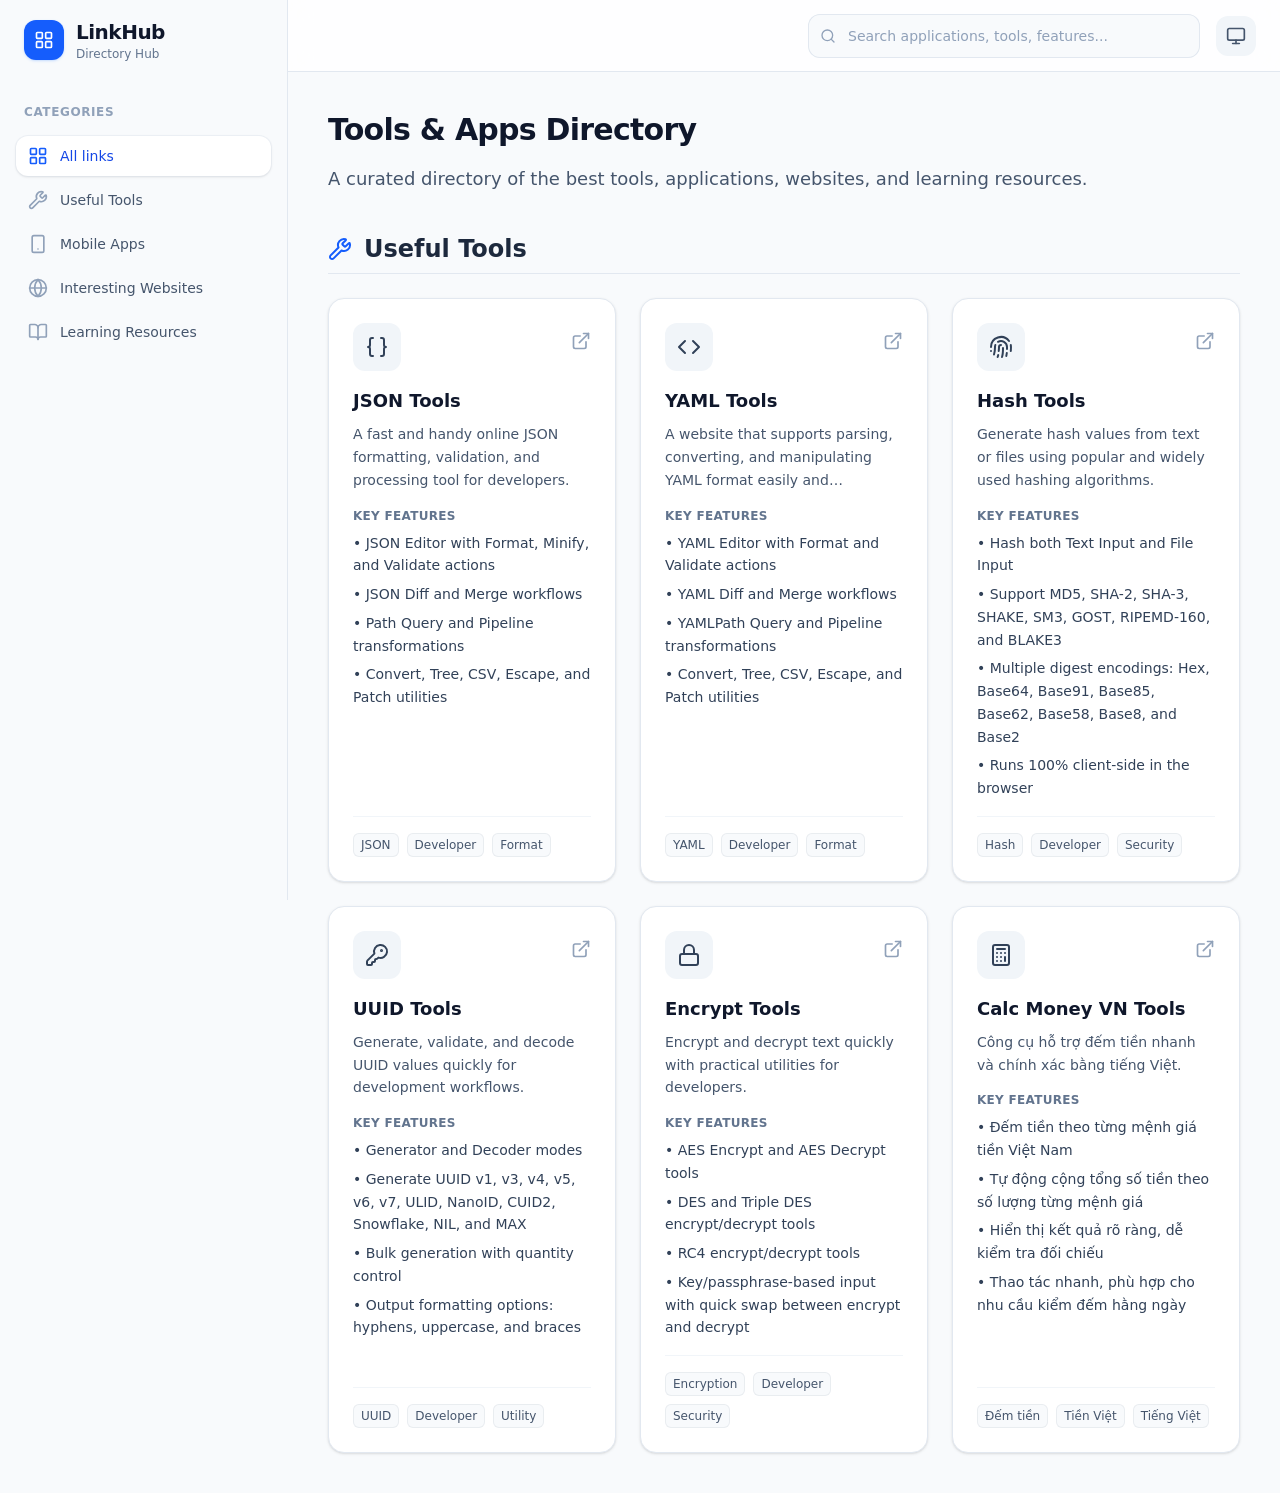
<file: index.html>
<!doctype html>
<html lang="en">
  <head>
    <meta charset="UTF-8" />
    <meta name="viewport" content="width=device-width, initial-scale=1.0" />
    <title>LinkHub - Developer Tools & Apps Directory</title>
    <meta name="description" content="A curated directory of the best developer tools, applications, websites, and learning resources. Discover JSON formatters, YAML parsers, and more." />
    <meta name="keywords" content="developer tools, online tools, json tools, yaml tools, software, productivity apps, programming resources" />
    <meta name="author" content="ThanhLV" />
    
    <!-- Open Graph / Facebook -->
    <meta property="og:type" content="website" />
    <meta property="og:url" content="https://link.thanhlv.com/" />
    <meta property="og:title" content="LinkHub - Developer Tools & Apps Directory" />
    <meta property="og:description" content="A curated directory of the best developer tools, applications, websites, and learning resources." />
    
    <!-- Twitter -->
    <meta property="twitter:card" content="summary_large_image" />
    <meta property="twitter:url" content="https://link.thanhlv.com/" />
    <meta property="twitter:title" content="LinkHub - Developer Tools & Apps Directory" />
    <meta property="twitter:description" content="A curated directory of the best developer tools, applications, websites, and learning resources." />

    <!-- Structured Data -->
    <script type="application/ld+json">
      {
        "@context": "https://schema.org",
        "@type": "WebSite",
        "name": "LinkHub",
        "url": "https://link.thanhlv.com/",
        "description": "A curated directory of the best developer tools, applications, websites, and learning resources."
      }
    </script>
    <script type="module" crossorigin src="/assets/index-D26AWgui.js"></script>
    <link rel="stylesheet" crossorigin href="/assets/index-DEluzYNc.css">
  </head>
  <body>
    <div id="root"></div>
  </body>
</html>
</file>
<file: assets/index-DEluzYNc.css>
/*! tailwindcss v4.3.0 | MIT License | https://tailwindcss.com */@layer properties{@supports (((-webkit-hyphens:none)) and (not (margin-trim:inline))) or ((-moz-orient:inline) and (not (color:rgb(from red r g b)))){*,:before,:after,::backdrop{--tw-space-y-reverse:0;--tw-border-style:solid;--tw-leading:initial;--tw-font-weight:initial;--tw-tracking:initial;--tw-shadow:0 0 #0000;--tw-shadow-color:initial;--tw-shadow-alpha:100%;--tw-inset-shadow:0 0 #0000;--tw-inset-shadow-color:initial;--tw-inset-shadow-alpha:100%;--tw-ring-color:initial;--tw-ring-shadow:0 0 #0000;--tw-inset-ring-color:initial;--tw-inset-ring-shadow:0 0 #0000;--tw-ring-inset:initial;--tw-ring-offset-width:0px;--tw-ring-offset-color:#fff;--tw-ring-offset-shadow:0 0 #0000;--tw-blur:initial;--tw-brightness:initial;--tw-contrast:initial;--tw-grayscale:initial;--tw-hue-rotate:initial;--tw-invert:initial;--tw-opacity:initial;--tw-saturate:initial;--tw-sepia:initial;--tw-drop-shadow:initial;--tw-drop-shadow-color:initial;--tw-drop-shadow-alpha:100%;--tw-drop-shadow-size:initial;--tw-backdrop-blur:initial;--tw-backdrop-brightness:initial;--tw-backdrop-contrast:initial;--tw-backdrop-grayscale:initial;--tw-backdrop-hue-rotate:initial;--tw-backdrop-invert:initial;--tw-backdrop-opacity:initial;--tw-backdrop-saturate:initial;--tw-backdrop-sepia:initial}}}@layer theme{:root,:host{--font-sans:ui-sans-serif, system-ui, sans-serif, "Apple Color Emoji", "Segoe UI Emoji", "Segoe UI Symbol", "Noto Color Emoji";--font-mono:ui-monospace, SFMono-Regular, Menlo, Monaco, Consolas, "Liberation Mono", "Courier New", monospace;--color-blue-50:oklch(97% .014 254.604);--color-blue-400:oklch(70.7% .165 254.624);--color-blue-500:oklch(62.3% .214 259.815);--color-blue-600:oklch(54.6% .245 262.881);--color-blue-700:oklch(48.8% .243 264.376);--color-blue-900:oklch(37.9% .146 265.522);--color-slate-50:oklch(98.4% .003 247.858);--color-slate-100:oklch(96.8% .007 247.896);--color-slate-200:oklch(92.9% .013 255.508);--color-slate-300:oklch(86.9% .022 252.894);--color-slate-400:oklch(70.4% .04 256.788);--color-slate-500:oklch(55.4% .046 257.417);--color-slate-600:oklch(44.6% .043 257.281);--color-slate-700:oklch(37.2% .044 257.287);--color-slate-800:oklch(27.9% .041 260.031);--color-slate-900:oklch(20.8% .042 265.755);--color-slate-950:#020617;--color-white:#fff;--spacing:.25rem;--container-md:28rem;--container-3xl:48rem;--container-7xl:80rem;--text-xs:.75rem;--text-xs--line-height:calc(1 / .75);--text-sm:.875rem;--text-sm--line-height:calc(1.25 / .875);--text-lg:1.125rem;--text-lg--line-height:calc(1.75 / 1.125);--text-xl:1.25rem;--text-xl--line-height:calc(1.75 / 1.25);--text-2xl:1.5rem;--text-2xl--line-height:calc(2 / 1.5);--text-3xl:1.875rem;--text-3xl--line-height: 1.2 ;--font-weight-medium:500;--font-weight-semibold:600;--font-weight-bold:700;--font-weight-extrabold:800;--tracking-tight:-.025em;--tracking-wide:.025em;--tracking-wider:.05em;--leading-relaxed:1.625;--radius-md:.375rem;--radius-lg:.5rem;--radius-xl:.75rem;--radius-2xl:1rem;--blur-md:12px;--default-transition-duration:.15s;--default-transition-timing-function:cubic-bezier(.4, 0, .2, 1);--default-font-family:var(--font-sans);--default-mono-font-family:var(--font-mono)}}@layer base{*,:after,:before,::backdrop{box-sizing:border-box;border:0 solid;margin:0;padding:0}::file-selector-button{box-sizing:border-box;border:0 solid;margin:0;padding:0}html,:host{-webkit-text-size-adjust:100%;-moz-tab-size:4;tab-size:4;line-height:1.5;font-family:var(--default-font-family,ui-sans-serif, system-ui, sans-serif, "Apple Color Emoji", "Segoe UI Emoji", "Segoe UI Symbol", "Noto Color Emoji");font-feature-settings:var(--default-font-feature-settings,normal);font-variation-settings:var(--default-font-variation-settings,normal);-webkit-tap-highlight-color:transparent}hr{height:0;color:inherit;border-top-width:1px}abbr:where([title]){-webkit-text-decoration:underline dotted;text-decoration:underline dotted}h1,h2,h3,h4,h5,h6{font-size:inherit;font-weight:inherit}a{color:inherit;-webkit-text-decoration:inherit;text-decoration:inherit}b,strong{font-weight:bolder}code,kbd,samp,pre{font-family:var(--default-mono-font-family,ui-monospace, SFMono-Regular, Menlo, Monaco, Consolas, "Liberation Mono", "Courier New", monospace);font-feature-settings:var(--default-mono-font-feature-settings,normal);font-variation-settings:var(--default-mono-font-variation-settings,normal);font-size:1em}small{font-size:80%}sub,sup{vertical-align:baseline;font-size:75%;line-height:0;position:relative}sub{bottom:-.25em}sup{top:-.5em}table{text-indent:0;border-color:inherit;border-collapse:collapse}:-moz-focusring{outline:auto}progress{vertical-align:baseline}summary{display:list-item}ol,ul,menu{list-style:none}img,svg,video,canvas,audio,iframe,embed,object{vertical-align:middle;display:block}img,video{max-width:100%;height:auto}button,input,select,optgroup,textarea{font:inherit;font-feature-settings:inherit;font-variation-settings:inherit;letter-spacing:inherit;color:inherit;opacity:1;background-color:#0000;border-radius:0}::file-selector-button{font:inherit;font-feature-settings:inherit;font-variation-settings:inherit;letter-spacing:inherit;color:inherit;opacity:1;background-color:#0000;border-radius:0}:where(select:is([multiple],[size])) optgroup{font-weight:bolder}:where(select:is([multiple],[size])) optgroup option{padding-inline-start:20px}::file-selector-button{margin-inline-end:4px}::placeholder{opacity:1}@supports (not ((-webkit-appearance:-apple-pay-button))) or (contain-intrinsic-size:1px){::placeholder{color:currentColor}@supports (color:color-mix(in lab,red,red)){::placeholder{color:color-mix(in oklab,currentcolor 50%,transparent)}}}textarea{resize:vertical}::-webkit-search-decoration{-webkit-appearance:none}::-webkit-date-and-time-value{min-height:1lh;text-align:inherit}::-webkit-datetime-edit{display:inline-flex}::-webkit-datetime-edit-fields-wrapper{padding:0}::-webkit-datetime-edit{padding-block:0}::-webkit-datetime-edit-year-field{padding-block:0}::-webkit-datetime-edit-month-field{padding-block:0}::-webkit-datetime-edit-day-field{padding-block:0}::-webkit-datetime-edit-hour-field{padding-block:0}::-webkit-datetime-edit-minute-field{padding-block:0}::-webkit-datetime-edit-second-field{padding-block:0}::-webkit-datetime-edit-millisecond-field{padding-block:0}::-webkit-datetime-edit-meridiem-field{padding-block:0}::-webkit-calendar-picker-indicator{line-height:1}:-moz-ui-invalid{box-shadow:none}button,input:where([type=button],[type=reset],[type=submit]){-webkit-appearance:button;-moz-appearance:button;appearance:button}::file-selector-button{-webkit-appearance:button;-moz-appearance:button;appearance:button}::-webkit-inner-spin-button{height:auto}::-webkit-outer-spin-button{height:auto}[hidden]:where(:not([hidden=until-found])){display:none!important}}@layer components;@layer utilities{.pointer-events-none{pointer-events:none}.absolute{position:absolute}.fixed{position:fixed}.relative{position:relative}.static{position:static}.sticky{position:sticky}.inset-y-0{inset-block:calc(var(--spacing) * 0)}.top-0{top:calc(var(--spacing) * 0)}.left-0{left:calc(var(--spacing) * 0)}.z-30{z-index:30}.z-40{z-index:40}.mx-auto{margin-inline:auto}.mt-auto{margin-top:auto}.-mr-2{margin-right:calc(var(--spacing) * -2)}.mb-2{margin-bottom:calc(var(--spacing) * 2)}.mb-4{margin-bottom:calc(var(--spacing) * 4)}.mb-6{margin-bottom:calc(var(--spacing) * 6)}.mb-8{margin-bottom:calc(var(--spacing) * 8)}.mb-10{margin-bottom:calc(var(--spacing) * 10)}.line-clamp-3{-webkit-line-clamp:3;-webkit-box-orient:vertical;display:-webkit-box;overflow:hidden}.block{display:block}.contents{display:contents}.flex{display:flex}.grid{display:grid}.hidden{display:none}.inline-flex{display:inline-flex}.h-4{height:calc(var(--spacing) * 4)}.h-5{height:calc(var(--spacing) * 5)}.h-6{height:calc(var(--spacing) * 6)}.h-8{height:calc(var(--spacing) * 8)}.h-10{height:calc(var(--spacing) * 10)}.h-12{height:calc(var(--spacing) * 12)}.h-16{height:calc(var(--spacing) * 16)}.h-20{height:calc(var(--spacing) * 20)}.h-full{height:100%}.min-h-\[72px\]{min-height:72px}.min-h-screen{min-height:100vh}.w-4{width:calc(var(--spacing) * 4)}.w-5{width:calc(var(--spacing) * 5)}.w-6{width:calc(var(--spacing) * 6)}.w-8{width:calc(var(--spacing) * 8)}.w-10{width:calc(var(--spacing) * 10)}.w-12{width:calc(var(--spacing) * 12)}.w-16{width:calc(var(--spacing) * 16)}.w-72{width:calc(var(--spacing) * 72)}.w-full{width:100%}.max-w-3xl{max-width:var(--container-3xl)}.max-w-7xl{max-width:var(--container-7xl)}.max-w-md{max-width:var(--container-md)}.flex-1{flex:1}.scroll-mt-24{scroll-margin-top:calc(var(--spacing) * 24)}.grid-cols-1{grid-template-columns:repeat(1,minmax(0,1fr))}.flex-col{flex-direction:column}.flex-wrap{flex-wrap:wrap}.items-center{align-items:center}.items-start{align-items:flex-start}.justify-between{justify-content:space-between}.justify-center{justify-content:center}.gap-2{gap:calc(var(--spacing) * 2)}.gap-3{gap:calc(var(--spacing) * 3)}.gap-4{gap:calc(var(--spacing) * 4)}.gap-6{gap:calc(var(--spacing) * 6)}:where(.space-y-1>:not(:last-child)){--tw-space-y-reverse:0;margin-block-start:calc(calc(var(--spacing) * 1) * var(--tw-space-y-reverse));margin-block-end:calc(calc(var(--spacing) * 1) * calc(1 - var(--tw-space-y-reverse)))}:where(.space-y-1\.5>:not(:last-child)){--tw-space-y-reverse:0;margin-block-start:calc(calc(var(--spacing) * 1.5) * var(--tw-space-y-reverse));margin-block-end:calc(calc(var(--spacing) * 1.5) * calc(1 - var(--tw-space-y-reverse)))}:where(.space-y-16>:not(:last-child)){--tw-space-y-reverse:0;margin-block-start:calc(calc(var(--spacing) * 16) * var(--tw-space-y-reverse));margin-block-end:calc(calc(var(--spacing) * 16) * calc(1 - var(--tw-space-y-reverse)))}.overflow-y-auto{overflow-y:auto}.rounded-2xl{border-radius:var(--radius-2xl)}.rounded-full{border-radius:3.40282e38px}.rounded-lg{border-radius:var(--radius-lg)}.rounded-md{border-radius:var(--radius-md)}.rounded-xl{border-radius:var(--radius-xl)}.border{border-style:var(--tw-border-style);border-width:1px}.border-0{border-style:var(--tw-border-style);border-width:0}.border-t{border-top-style:var(--tw-border-style);border-top-width:1px}.border-r{border-right-style:var(--tw-border-style);border-right-width:1px}.border-b{border-bottom-style:var(--tw-border-style);border-bottom-width:1px}.border-slate-100{border-color:var(--color-slate-100)}.border-slate-200{border-color:var(--color-slate-200)}.bg-blue-600{background-color:var(--color-blue-600)}.bg-slate-50{background-color:var(--color-slate-50)}.bg-slate-100{background-color:var(--color-slate-100)}.bg-transparent{background-color:#0000}.bg-white{background-color:var(--color-white)}.bg-white\/80{background-color:#fffc}@supports (color:color-mix(in lab,red,red)){.bg-white\/80{background-color:color-mix(in oklab,var(--color-white) 80%,transparent)}}.p-2{padding:calc(var(--spacing) * 2)}.p-2\.5{padding:calc(var(--spacing) * 2.5)}.p-6{padding:calc(var(--spacing) * 6)}.px-2{padding-inline:calc(var(--spacing) * 2)}.px-3{padding-inline:calc(var(--spacing) * 3)}.px-4{padding-inline:calc(var(--spacing) * 4)}.px-6{padding-inline:calc(var(--spacing) * 6)}.py-1{padding-block:calc(var(--spacing) * 1)}.py-2\.5{padding-block:calc(var(--spacing) * 2.5)}.py-6{padding-block:calc(var(--spacing) * 6)}.py-20{padding-block:calc(var(--spacing) * 20)}.pt-4{padding-top:calc(var(--spacing) * 4)}.pr-4{padding-right:calc(var(--spacing) * 4)}.pb-2{padding-bottom:calc(var(--spacing) * 2)}.pl-3{padding-left:calc(var(--spacing) * 3)}.pl-10{padding-left:calc(var(--spacing) * 10)}.text-center{text-align:center}.text-2xl{font-size:var(--text-2xl);line-height:var(--tw-leading,var(--text-2xl--line-height))}.text-3xl{font-size:var(--text-3xl);line-height:var(--tw-leading,var(--text-3xl--line-height))}.text-lg{font-size:var(--text-lg);line-height:var(--tw-leading,var(--text-lg--line-height))}.text-sm{font-size:var(--text-sm);line-height:var(--tw-leading,var(--text-sm--line-height))}.text-xl{font-size:var(--text-xl);line-height:var(--tw-leading,var(--text-xl--line-height))}.text-xs{font-size:var(--text-xs);line-height:var(--tw-leading,var(--text-xs--line-height))}.leading-relaxed{--tw-leading:var(--leading-relaxed);line-height:var(--leading-relaxed)}.font-bold{--tw-font-weight:var(--font-weight-bold);font-weight:var(--font-weight-bold)}.font-extrabold{--tw-font-weight:var(--font-weight-extrabold);font-weight:var(--font-weight-extrabold)}.font-medium{--tw-font-weight:var(--font-weight-medium);font-weight:var(--font-weight-medium)}.font-semibold{--tw-font-weight:var(--font-weight-semibold);font-weight:var(--font-weight-semibold)}.tracking-tight{--tw-tracking:var(--tracking-tight);letter-spacing:var(--tracking-tight)}.tracking-wide{--tw-tracking:var(--tracking-wide);letter-spacing:var(--tracking-wide)}.tracking-wider{--tw-tracking:var(--tracking-wider);letter-spacing:var(--tracking-wider)}.text-blue-600{color:var(--color-blue-600)}.text-blue-700{color:var(--color-blue-700)}.text-slate-400{color:var(--color-slate-400)}.text-slate-500{color:var(--color-slate-500)}.text-slate-600{color:var(--color-slate-600)}.text-slate-700{color:var(--color-slate-700)}.text-slate-800{color:var(--color-slate-800)}.text-slate-900{color:var(--color-slate-900)}.text-white{color:var(--color-white)}.uppercase{text-transform:uppercase}.decoration-blue-500\/30{text-decoration-color:#3080ff4d}@supports (color:color-mix(in lab,red,red)){.decoration-blue-500\/30{-webkit-text-decoration-color:color-mix(in oklab,var(--color-blue-500) 30%,transparent);text-decoration-color:color-mix(in oklab,var(--color-blue-500) 30%,transparent)}}.underline-offset-4{text-underline-offset:4px}.shadow-sm{--tw-shadow:0 1px 3px 0 var(--tw-shadow-color,#0000001a), 0 1px 2px -1px var(--tw-shadow-color,#0000001a);box-shadow:var(--tw-inset-shadow),var(--tw-inset-ring-shadow),var(--tw-ring-offset-shadow),var(--tw-ring-shadow),var(--tw-shadow)}.ring-1{--tw-ring-shadow:var(--tw-ring-inset,) 0 0 0 calc(1px + var(--tw-ring-offset-width)) var(--tw-ring-color,currentcolor);box-shadow:var(--tw-inset-shadow),var(--tw-inset-ring-shadow),var(--tw-ring-offset-shadow),var(--tw-ring-shadow),var(--tw-shadow)}.shadow-blue-500\/20{--tw-shadow-color:#3080ff33}@supports (color:color-mix(in lab,red,red)){.shadow-blue-500\/20{--tw-shadow-color:color-mix(in oklab, color-mix(in oklab, var(--color-blue-500) 20%, transparent) var(--tw-shadow-alpha), transparent)}}.ring-slate-200{--tw-ring-color:var(--color-slate-200)}.ring-slate-200\/50{--tw-ring-color:#e2e8f080}@supports (color:color-mix(in lab,red,red)){.ring-slate-200\/50{--tw-ring-color:color-mix(in oklab, var(--color-slate-200) 50%, transparent)}}.ring-slate-500\/10{--tw-ring-color:#62748e1a}@supports (color:color-mix(in lab,red,red)){.ring-slate-500\/10{--tw-ring-color:color-mix(in oklab, var(--color-slate-500) 10%, transparent)}}.filter{filter:var(--tw-blur,) var(--tw-brightness,) var(--tw-contrast,) var(--tw-grayscale,) var(--tw-hue-rotate,) var(--tw-invert,) var(--tw-saturate,) var(--tw-sepia,) var(--tw-drop-shadow,)}.backdrop-blur-md{--tw-backdrop-blur:blur(var(--blur-md));-webkit-backdrop-filter:var(--tw-backdrop-blur,) var(--tw-backdrop-brightness,) var(--tw-backdrop-contrast,) var(--tw-backdrop-grayscale,) var(--tw-backdrop-hue-rotate,) var(--tw-backdrop-invert,) var(--tw-backdrop-opacity,) var(--tw-backdrop-saturate,) var(--tw-backdrop-sepia,);backdrop-filter:var(--tw-backdrop-blur,) var(--tw-backdrop-brightness,) var(--tw-backdrop-contrast,) var(--tw-backdrop-grayscale,) var(--tw-backdrop-hue-rotate,) var(--tw-backdrop-invert,) var(--tw-backdrop-opacity,) var(--tw-backdrop-saturate,) var(--tw-backdrop-sepia,)}.transition-all{transition-property:all;transition-timing-function:var(--tw-ease,var(--default-transition-timing-function));transition-duration:var(--tw-duration,var(--default-transition-duration))}.transition-colors{transition-property:color,background-color,border-color,outline-color,text-decoration-color,fill,stroke,--tw-gradient-from,--tw-gradient-via,--tw-gradient-to;transition-timing-function:var(--tw-ease,var(--default-transition-timing-function));transition-duration:var(--tw-duration,var(--default-transition-duration))}.ring-inset{--tw-ring-inset:inset}@media(hover:hover){.group-hover\:bg-blue-50:is(:where(.group):hover *){background-color:var(--color-blue-50)}.group-hover\:text-blue-600:is(:where(.group):hover *){color:var(--color-blue-600)}}.placeholder\:text-slate-400::placeholder{color:var(--color-slate-400)}@media(hover:hover){.hover\:border-slate-300:hover{border-color:var(--color-slate-300)}.hover\:bg-slate-50:hover{background-color:var(--color-slate-50)}.hover\:bg-slate-100:hover{background-color:var(--color-slate-100)}.hover\:bg-slate-200:hover{background-color:var(--color-slate-200)}.hover\:text-blue-600:hover{color:var(--color-blue-600)}.hover\:text-slate-900:hover{color:var(--color-slate-900)}.hover\:underline:hover{text-decoration-line:underline}.hover\:shadow-md:hover{--tw-shadow:0 4px 6px -1px var(--tw-shadow-color,#0000001a), 0 2px 4px -2px var(--tw-shadow-color,#0000001a);box-shadow:var(--tw-inset-shadow),var(--tw-inset-ring-shadow),var(--tw-ring-offset-shadow),var(--tw-ring-shadow),var(--tw-shadow)}}.focus\:bg-white:focus{background-color:var(--color-white)}.focus\:ring-2:focus{--tw-ring-shadow:var(--tw-ring-inset,) 0 0 0 calc(2px + var(--tw-ring-offset-width)) var(--tw-ring-color,currentcolor);box-shadow:var(--tw-inset-shadow),var(--tw-inset-ring-shadow),var(--tw-ring-offset-shadow),var(--tw-ring-shadow),var(--tw-shadow)}.focus\:ring-blue-600:focus{--tw-ring-color:var(--color-blue-600)}.focus\:ring-inset:focus{--tw-ring-inset:inset}@media(min-width:40rem){.sm\:text-sm{font-size:var(--text-sm);line-height:var(--tw-leading,var(--text-sm--line-height))}.sm\:leading-6{--tw-leading:calc(var(--spacing) * 6);line-height:calc(var(--spacing) * 6)}}@media(min-width:48rem){.md\:flex{display:flex}.md\:hidden{display:none}.md\:grid-cols-2{grid-template-columns:repeat(2,minmax(0,1fr))}.md\:justify-end{justify-content:flex-end}.md\:p-10{padding:calc(var(--spacing) * 10)}.md\:pl-72{padding-left:calc(var(--spacing) * 72)}}@media(min-width:64rem){.lg\:grid-cols-3{grid-template-columns:repeat(3,minmax(0,1fr))}}.dark\:border-slate-800:where(.dark,.dark *){border-color:var(--color-slate-800)}.dark\:border-slate-800\/50:where(.dark,.dark *){border-color:#1d293d80}@supports (color:color-mix(in lab,red,red)){.dark\:border-slate-800\/50:where(.dark,.dark *){border-color:color-mix(in oklab,var(--color-slate-800) 50%,transparent)}}.dark\:bg-slate-800:where(.dark,.dark *){background-color:var(--color-slate-800)}.dark\:bg-slate-800\/50:where(.dark,.dark *){background-color:#1d293d80}@supports (color:color-mix(in lab,red,red)){.dark\:bg-slate-800\/50:where(.dark,.dark *){background-color:color-mix(in oklab,var(--color-slate-800) 50%,transparent)}}.dark\:bg-slate-900:where(.dark,.dark *){background-color:var(--color-slate-900)}.dark\:bg-slate-950:where(.dark,.dark *){background-color:var(--color-slate-950)}.dark\:bg-slate-950\/80:where(.dark,.dark *){background-color:#020617cc}@supports (color:color-mix(in lab,red,red)){.dark\:bg-slate-950\/80:where(.dark,.dark *){background-color:color-mix(in oklab,var(--color-slate-950) 80%,transparent)}}.dark\:text-blue-400:where(.dark,.dark *){color:var(--color-blue-400)}.dark\:text-blue-500:where(.dark,.dark *){color:var(--color-blue-500)}.dark\:text-slate-100:where(.dark,.dark *){color:var(--color-slate-100)}.dark\:text-slate-300:where(.dark,.dark *){color:var(--color-slate-300)}.dark\:text-slate-400:where(.dark,.dark *){color:var(--color-slate-400)}.dark\:text-slate-500:where(.dark,.dark *){color:var(--color-slate-500)}.dark\:text-white:where(.dark,.dark *){color:var(--color-white)}.dark\:decoration-blue-400\/30:where(.dark,.dark *){text-decoration-color:#54a2ff4d}@supports (color:color-mix(in lab,red,red)){.dark\:decoration-blue-400\/30:where(.dark,.dark *){-webkit-text-decoration-color:color-mix(in oklab,var(--color-blue-400) 30%,transparent);text-decoration-color:color-mix(in oklab,var(--color-blue-400) 30%,transparent)}}.dark\:ring-slate-400\/20:where(.dark,.dark *){--tw-ring-color:#90a1b933}@supports (color:color-mix(in lab,red,red)){.dark\:ring-slate-400\/20:where(.dark,.dark *){--tw-ring-color:color-mix(in oklab, var(--color-slate-400) 20%, transparent)}}.dark\:ring-slate-700:where(.dark,.dark *){--tw-ring-color:var(--color-slate-700)}@media(hover:hover){.dark\:group-hover\:bg-blue-900\/30:where(.dark,.dark *):is(:where(.group):hover *){background-color:#1c398e4d}@supports (color:color-mix(in lab,red,red)){.dark\:group-hover\:bg-blue-900\/30:where(.dark,.dark *):is(:where(.group):hover *){background-color:color-mix(in oklab,var(--color-blue-900) 30%,transparent)}}.dark\:group-hover\:text-blue-400:where(.dark,.dark *):is(:where(.group):hover *){color:var(--color-blue-400)}}.dark\:placeholder\:text-slate-500:where(.dark,.dark *)::placeholder{color:var(--color-slate-500)}@media(hover:hover){.dark\:hover\:border-slate-700:where(.dark,.dark *):hover{border-color:var(--color-slate-700)}.dark\:hover\:bg-slate-700:where(.dark,.dark *):hover{background-color:var(--color-slate-700)}.dark\:hover\:bg-slate-800:where(.dark,.dark *):hover{background-color:var(--color-slate-800)}.dark\:hover\:text-blue-400:where(.dark,.dark *):hover{color:var(--color-blue-400)}.dark\:hover\:text-slate-200:where(.dark,.dark *):hover{color:var(--color-slate-200)}}.dark\:focus\:bg-slate-950:where(.dark,.dark *):focus{background-color:var(--color-slate-950)}.dark\:focus\:ring-blue-500:where(.dark,.dark *):focus{--tw-ring-color:var(--color-blue-500)}}body{background-color:var(--color-slate-50);color:var(--color-slate-900)}body:where(.dark,.dark *){background-color:var(--color-slate-950);color:var(--color-slate-100)}@property --tw-space-y-reverse{syntax:"*";inherits:false;initial-value:0}@property --tw-border-style{syntax:"*";inherits:false;initial-value:solid}@property --tw-leading{syntax:"*";inherits:false}@property --tw-font-weight{syntax:"*";inherits:false}@property --tw-tracking{syntax:"*";inherits:false}@property --tw-shadow{syntax:"*";inherits:false;initial-value:0 0 #0000}@property --tw-shadow-color{syntax:"*";inherits:false}@property --tw-shadow-alpha{syntax:"<percentage>";inherits:false;initial-value:100%}@property --tw-inset-shadow{syntax:"*";inherits:false;initial-value:0 0 #0000}@property --tw-inset-shadow-color{syntax:"*";inherits:false}@property --tw-inset-shadow-alpha{syntax:"<percentage>";inherits:false;initial-value:100%}@property --tw-ring-color{syntax:"*";inherits:false}@property --tw-ring-shadow{syntax:"*";inherits:false;initial-value:0 0 #0000}@property --tw-inset-ring-color{syntax:"*";inherits:false}@property --tw-inset-ring-shadow{syntax:"*";inherits:false;initial-value:0 0 #0000}@property --tw-ring-inset{syntax:"*";inherits:false}@property --tw-ring-offset-width{syntax:"<length>";inherits:false;initial-value:0}@property --tw-ring-offset-color{syntax:"*";inherits:false;initial-value:#fff}@property --tw-ring-offset-shadow{syntax:"*";inherits:false;initial-value:0 0 #0000}@property --tw-blur{syntax:"*";inherits:false}@property --tw-brightness{syntax:"*";inherits:false}@property --tw-contrast{syntax:"*";inherits:false}@property --tw-grayscale{syntax:"*";inherits:false}@property --tw-hue-rotate{syntax:"*";inherits:false}@property --tw-invert{syntax:"*";inherits:false}@property --tw-opacity{syntax:"*";inherits:false}@property --tw-saturate{syntax:"*";inherits:false}@property --tw-sepia{syntax:"*";inherits:false}@property --tw-drop-shadow{syntax:"*";inherits:false}@property --tw-drop-shadow-color{syntax:"*";inherits:false}@property --tw-drop-shadow-alpha{syntax:"<percentage>";inherits:false;initial-value:100%}@property --tw-drop-shadow-size{syntax:"*";inherits:false}@property --tw-backdrop-blur{syntax:"*";inherits:false}@property --tw-backdrop-brightness{syntax:"*";inherits:false}@property --tw-backdrop-contrast{syntax:"*";inherits:false}@property --tw-backdrop-grayscale{syntax:"*";inherits:false}@property --tw-backdrop-hue-rotate{syntax:"*";inherits:false}@property --tw-backdrop-invert{syntax:"*";inherits:false}@property --tw-backdrop-opacity{syntax:"*";inherits:false}@property --tw-backdrop-saturate{syntax:"*";inherits:false}@property --tw-backdrop-sepia{syntax:"*";inherits:false}
</file>
